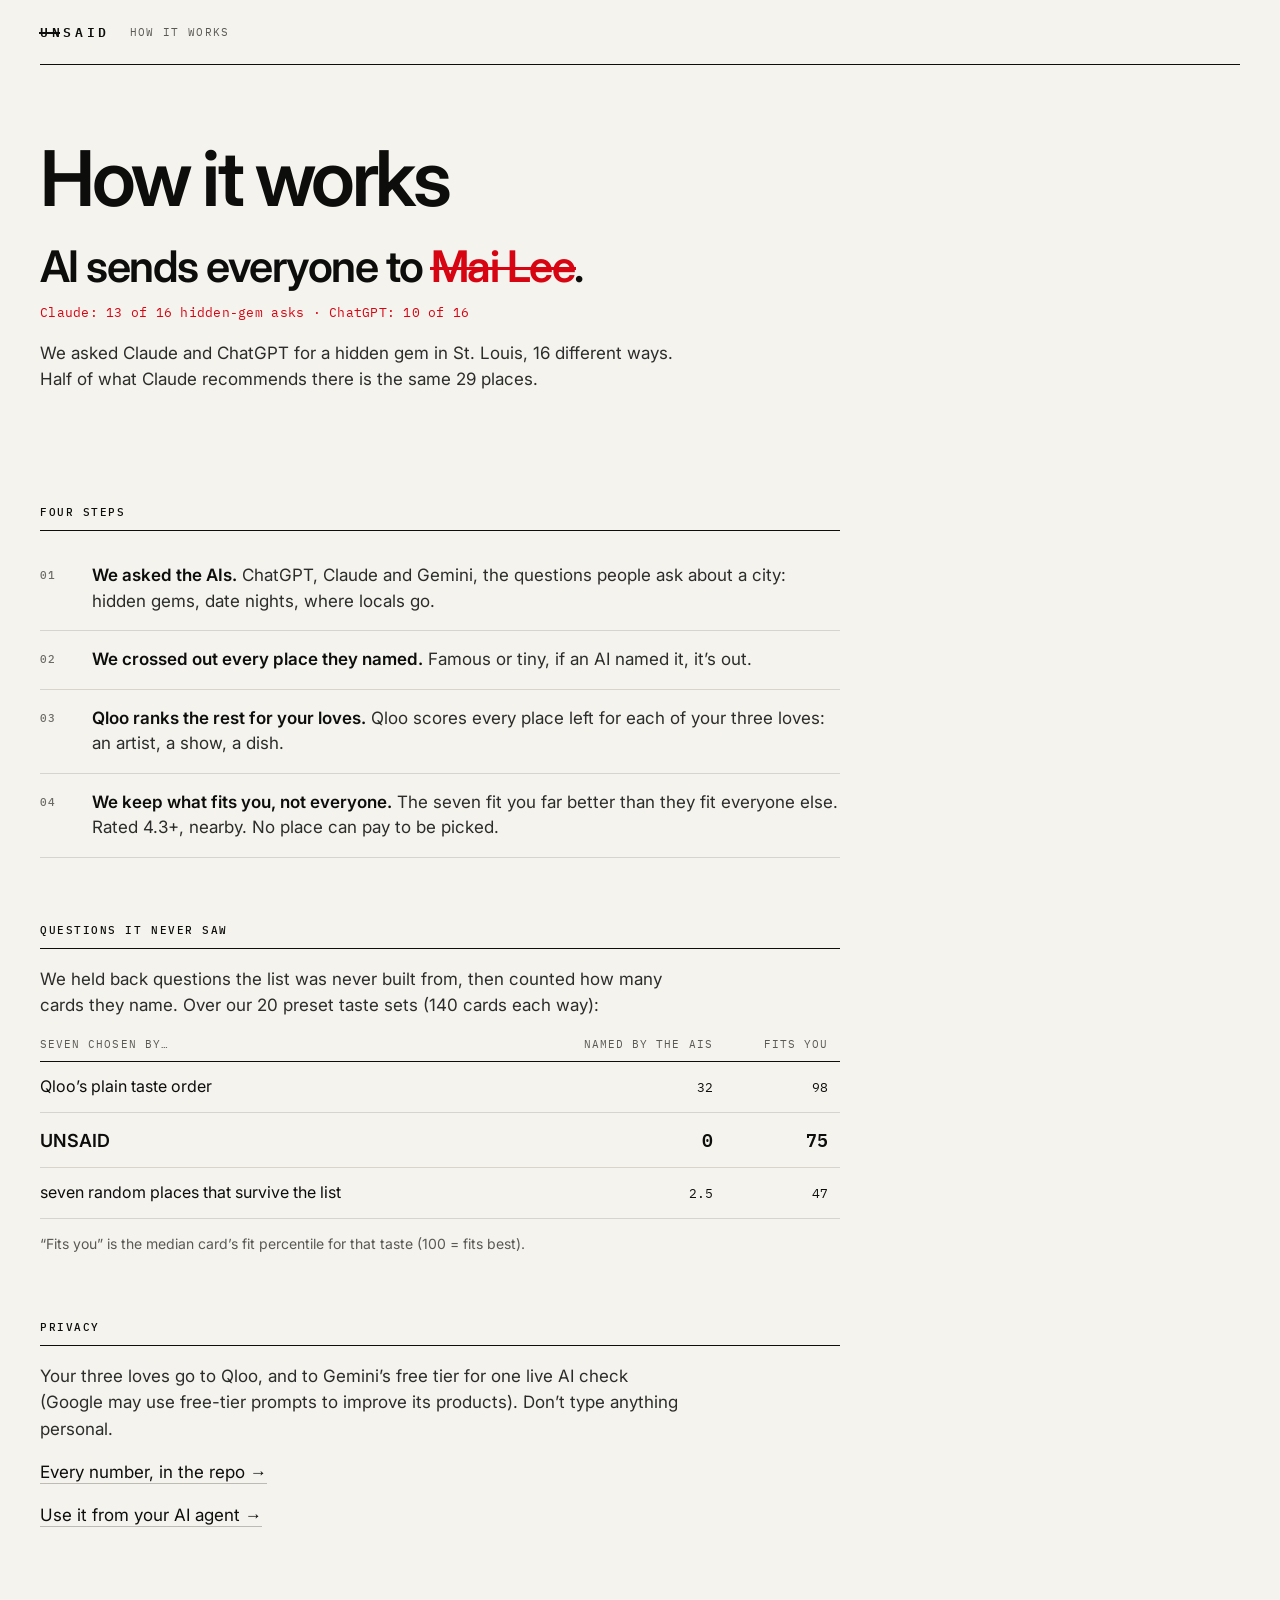
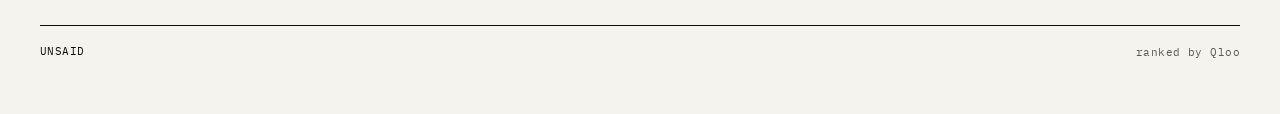
<file: site/how.html>
<!doctype html>
<html lang="en" data-ground="paper">
<head>
<meta charset="utf-8">
<meta name="viewport" content="width=device-width, initial-scale=1, viewport-fit=cover">
<title>How UNSAID works</title>
<meta name="theme-color" content="#f4f3ee">
<link rel="preload" href="fonts/inter-latin-opsz.woff2" as="font" type="font/woff2" crossorigin>
<link rel="preload" href="fonts/plex-mono-400.woff2" as="font" type="font/woff2" crossorigin>
<link rel="stylesheet" href="css/unsaid.css">
</head>
<body>
<div class="wrap">
  <header class="top"><a class="mark" href="./"><s>UN</s>SAID</a><span class="slug">how it works</span></header>
  <main class="doc how">
    <h1>How it works</h1>
    <section id="census" class="census"></section>

    <h2>Four steps</h2>
    <ol class="steps">
      <li><b>We asked the AIs.</b> ChatGPT, Claude and Gemini, the questions people ask about a city: hidden gems, date nights, where locals go.</li>
      <li><b>We crossed out every place they named.</b> Famous or tiny, if an AI named it, it’s out.</li>
      <li><b>Qloo ranks the rest for your loves.</b> Qloo scores every place left for each of your three loves: an artist, a show, a dish.</li>
      <li><b>We keep what fits you, not everyone.</b> The seven fit you far better than they fit everyone else. Rated <span id="floor">4.3</span>+, nearby. No place can pay to be picked.</li>
    </ol>

    <h2>Questions it never saw</h2>
    <div id="table"></div>
    <p id="overlap"></p>

    <h2 id="privacy">Privacy</h2>
    <p>Your three loves go to Qloo, and to Gemini’s free tier for one live AI check (Google may use free-tier prompts to improve its products). Don’t type anything personal.</p>

    <p><a class="link" href="https://github.com/mi11ione/unsaid#gates">Every number, in the repo →</a></p>
    <p><a class="link" href="agents">Use it from your AI agent →</a></p>
  </main>
  <footer class="foot"><a class="link" href="./">UNSAID</a><span>ranked by Qloo</span></footer>
</div>
<script src="js/map.js"></script>
<script src="js/share.js"></script>
<script>
(async function () {
  const { esc } = UM;
  const [CEN, WE, OV, CFG] = await Promise.all(['data/census.json', 'data/wall_effect.json', 'data/overlap.json', 'data/config.json']
    .map(u => UM.json(u).catch(() => null)));
  const ord = n => { const t = n % 100, u = n % 10; return n + (t >= 11 && t <= 13 ? 'th' : u === 1 ? 'st' : u === 2 ? 'nd' : u === 3 ? 'rd' : 'th'); };
  const fmt1 = x => Number.isInteger(+x) ? String(+x) : (+x).toFixed(1);
  if (CFG && CFG.floor) document.getElementById('floor').textContent = CFG.floor.rating;
  // the census (census.json only): the gem both AIs give, and how concentrated Claude's answers are
  const S = CEN && CEN.stl;
  if (S && S.mailee_claude) {
    const M = S.mailee_claude, G = S.chatgpt && S.chatgpt.gem;
    document.getElementById('census').innerHTML =
      `<p class="big">AI sends everyone to <span class="gx">${esc(M.name)}</span>.</p>
       <p class="receipt">${Share.hero(CEN, 'stl').receipt.split(' · ').map(x => `<span class="ri">${esc(x)}</span>`).join('<span class="sep"> · </span>')}</p>
       <p>We asked ${esc(CEN.provider)} and ${esc(CEN.chatgpt_provider)} for a hidden gem in ${esc(S.city)}, ${M.of} different ways. ` +
      (S.said && S.k50 && S.asks ? `Half of what ${esc(CEN.provider)} recommends there is the same ${S.k50.n} places.` : '') + `</p>`;
  }
  // the k12 table (wall_effect.json arms, built from the k12 run the Devpost reads)
  const A = WE && WE.arms;
  if (A) {
    const row = (label, a, us) => a ? `<tr${us ? ' class="us"' : ''}><td>${label}</td><td>${fmt1(a.named)}</td><td>${a.fit_med != null ? a.fit_med : '–'}</td></tr>` : '';
    document.getElementById('table').innerHTML =
      `<p>We held back questions the list was never built from, then counted how many cards they name. Over our ${WE.sets} preset taste sets (${A.unsaid ? A.unsaid.cards : ''} cards each way):</p>
       <table class="k12"><thead><tr><th>Seven chosen by…</th><th>named by the AIs</th><th>fits you</th></tr></thead><tbody>
       ${row('Qloo’s plain taste order', A.plain)}${row('UNSAID', A.unsaid, true)}${row('seven random places that survive the list', A.random)}</tbody></table>
       <p class="dim">“Fits you” is the median card’s fit percentile for that taste (100 = fits best).</p>`;
  }
  // similar tastes share places; the counts are in the repo (data/overlap.json via build_overlap.py)
  window.__ready = true;
})();
</script>
</body>
</html>
</file>
<file: site/css/unsaid.css>
/* UNSAID · the site. Swiss: paper, ink, one grotesk, one mono, a 12-column grid, hairlines, flush left.
   Tones: ink = a fact that holds; grey = settled or secondary; red = only what the AIs said (and what got struck);
   amber = fix one input, or MOCK. Motion only for what is happening now: a strike drawing, a hold, a run in flight. */
@font-face { font-family: 'Inter'; src: url(../fonts/inter-latin-opsz.woff2) format('woff2-variations'), url(../fonts/inter-latin-opsz.woff2) format('woff2');
  font-weight: 100 900; font-style: normal; font-display: swap; }
@font-face { font-family: 'Plex Mono'; src: url(../fonts/plex-mono-400.woff2) format('woff2'); font-weight: 400; font-display: swap; }
@font-face { font-family: 'Plex Mono'; src: url(../fonts/plex-mono-500.woff2) format('woff2'); font-weight: 500; font-display: swap; }
@font-face { font-family: 'Plex Mono'; src: url(../fonts/plex-mono-600.woff2) format('woff2'); font-weight: 600 700; font-display: swap; }

:root {
  --paper: #f4f3ee; --paper2: #ebe9e2; --ink: #0d0d0c; --grey: #5a5954; --mute: #6b6a64; --line: #d6d4cc; --line2: #bdbbb3;
  --red: #d70412; --amber: #a35f00;
  --sans: 'Inter', 'Helvetica Neue', Helvetica, Arial, sans-serif;
  --mono: 'Plex Mono', ui-monospace, 'SF Mono', Menlo, monospace;
  --ease: cubic-bezier(.2, .8, .2, 1);
  --pad: 40px; --gap: 24px;
}
* { box-sizing: border-box; }
html { -webkit-text-size-adjust: 100%; background: var(--paper); }
html, body { margin: 0; color: var(--ink); }
body { background: var(--paper); font: 400 16px/1.5 var(--sans); font-optical-sizing: auto; -webkit-font-smoothing: antialiased; overflow-x: hidden;
  font-feature-settings: 'ss01' 0; }
button, input, textarea { font: inherit; color: inherit; }
button { background: none; border: 0; padding: 0; cursor: pointer; border-radius: 0; }
a { color: inherit; }
code { font: 400 .88em/1 var(--mono); background: var(--paper2); padding: 2px 5px; overflow-wrap: anywhere; }
[hidden] { display: none !important; }
:focus-visible { outline: 2px solid var(--ink); outline-offset: 3px; }
::selection { background: var(--ink); color: var(--paper); }
.dim { color: var(--grey); } .faint { color: var(--mute); } .red { color: var(--red); } .amber { color: var(--amber); }
.ph { color: var(--amber); font-style: normal; }
.wrap { max-width: 1440px; margin: 0 auto; padding: 0 var(--pad); }
/* labels: mono capitals, letter-spaced */
.cap, .slug, .sh h2, .doc h2, .maplegend, .counter-cap, .thead, .fld .n, .idx, .btn, .foot, .status, .receipt, .leadsub, .meta, .order,
.try > .dim, .tmore, .chip, .xstrip .link, .copyrow, .logbody, details.log summary, .note, .burnline, .sheet .close, .sheetsub { font-family: var(--mono); }

/* ---------- top bar ---------- */
.top { display: flex; align-items: center; gap: 10px 20px; min-height: 64px; border-bottom: 1px solid var(--ink); flex-wrap: wrap; padding: 10px 0; }
.mark { font: 600 13px/1 var(--mono); letter-spacing: .28em; text-decoration: none; white-space: nowrap; min-height: 44px; display: inline-flex; align-items: center; }
.mark s { text-decoration: none; position: relative; }
.mark s::after { content: ''; position: absolute; left: -1px; right: .22em; top: 50%; height: 1.5px; background: var(--ink); }
.slug { color: var(--grey); letter-spacing: .12em; text-transform: uppercase; font-size: 11px; white-space: nowrap; }
.grow { flex: 1; }
.mock { display: inline-flex; align-items: center; gap: 7px; height: 22px; padding: 0 8px; border: 1px dashed var(--amber); color: var(--amber);
  font: 500 10px/1 var(--mono); letter-spacing: .12em; text-transform: uppercase; white-space: nowrap; }
.mock::before { content: ''; width: 5px; height: 5px; background: var(--amber); border-radius: 50%; }
.chips { display: flex; gap: 6px; flex-wrap: wrap; }
.chip { display: inline-flex; align-items: baseline; gap: 8px; min-height: 26px; padding: 4px 9px; border: 1px solid var(--line2); font-size: 11.5px; max-width: 100%; }
.chip i { font-style: normal; color: var(--mute); font-size: 10px; letter-spacing: .12em; text-transform: uppercase; }
.chip.dead { color: var(--mute); text-decoration: line-through; }
/* the results header: the loves as plain mono text, " · " between them, the role in grey */
.top .chips { gap: 4px 0; }
.top .chip { border: 0; padding: 0; min-height: 0; font-size: 12px; gap: 7px; }
.top .chip:not(:last-child)::after { content: '·'; color: var(--mute); margin: 0 12px 0 5px; }
.top .chip i { color: var(--mute); font-size: 10.5px; }

/* ---------- shared parts ---------- */
.sec { margin: 0; }
.sh { display: flex; align-items: baseline; gap: 14px; padding-bottom: 8px; border-bottom: 1px solid var(--ink); flex-wrap: wrap; }
.sh h2 { margin: 0; font-size: 11px; font-weight: 500; letter-spacing: .14em; text-transform: uppercase; }
.sh .sub { color: var(--grey); }
.sh .tr { margin-left: auto; text-align: right; }
.cap { font-size: 11px; letter-spacing: .14em; text-transform: uppercase; color: var(--grey); }
.btn { display: inline-flex; align-items: center; justify-content: center; gap: 12px; min-height: 44px; padding: 0 20px; border: 1px solid var(--ink);
  font-size: 12px; font-weight: 500; letter-spacing: .14em; text-transform: uppercase; text-decoration: none; white-space: nowrap; background: none; }
.btn:hover { background: var(--ink); color: var(--paper); }
.btn.solid { background: var(--ink); color: var(--paper); }
.btn.solid:hover { background: #2b2b29; }
.btn.big { min-height: 60px; padding: 0 28px; font-size: 13px; }
.btn.solid[aria-disabled="true"] { background: var(--ink); color: var(--paper); }
.btn[disabled], .btn.off { border-color: var(--line); background: var(--line); color: var(--grey); cursor: default; }
.link { color: var(--ink); text-decoration: none; border-bottom: 1px solid var(--line2); padding-bottom: 1px; }
.link:hover { border-color: var(--ink); }
.empty { font: 500 28px/1.2 var(--sans); letter-spacing: -.02em; margin: 40px 0 8px; max-width: 760px; }
.go { display: flex; gap: 16px; align-items: center; margin-top: 32px; flex-wrap: wrap; }
.links { display: flex; gap: 12px; margin-top: 24px; flex-wrap: wrap; }

/* ---------- landing ---------- */
.hero { padding: clamp(40px, 7vw, 104px) 0 clamp(8px, 1.5vw, 24px); }
.hero h1 { font: 600 clamp(44px, 6.4vw, 96px)/.98 var(--sans); letter-spacing: -.042em; margin: 0; max-width: 13em; text-wrap: balance; }
.doc code.cmd { display: block; width: fit-content; max-width: 100%; white-space: nowrap; overflow-x: auto; margin: 8px 0; }
.herosub { font: 400 clamp(22px, 2.3vw, 34px)/1.25 var(--sans); letter-spacing: -.015em; margin: clamp(18px, 2vw, 28px) 0 0; }
.gx { position: relative; color: var(--red); white-space: nowrap; }
.gx::after { content: ''; position: absolute; left: -.03em; right: -.03em; top: 53%; height: .075em; min-height: 2px; background: var(--red); }
.receipt { font-size: 13px; letter-spacing: .02em; color: var(--red); margin: clamp(18px, 2.2vw, 30px) 0 0; }
.receipt .ri { white-space: nowrap; }
.landgrid { display: grid; grid-template-columns: repeat(12, minmax(0, 1fr)); gap: 0 var(--gap); padding-top: 40px; }
.s1 { grid-column: 1 / span 6; }
.thumbs { grid-column: 8 / span 5; align-self: start; }
.subline { font: 400 clamp(20px, 1.9vw, 26px)/1.3 var(--sans); letter-spacing: -.012em; margin: 0 0 28px; max-width: 30em; }
.fields { display: grid; border-top: 1px solid var(--ink); }
.fields + .fields { border-top: 0; }
.fld { border-bottom: 1px solid var(--line); padding: 14px 0 12px; display: grid; grid-template-columns: 44px 1fr; align-items: start; gap: 0 8px; }
.fld:focus-within { border-bottom-color: var(--ink); }
.fld.nudge, .fld.nudge:focus-within { border-bottom-color: var(--ink); box-shadow: inset 0 -1px 0 var(--ink); }
.fld .n { color: var(--mute); font-size: 11px; letter-spacing: .08em; padding-top: 12px; text-transform: uppercase; }
.fld input { width: 100%; background: none; border: 0; outline: 0; font: 400 26px/1.35 var(--sans); letter-spacing: -.015em; padding: 2px 0; color: var(--ink); }
.fld input::placeholder { color: var(--mute); }
.fld .res { grid-column: 2; min-height: 0; display: flex; gap: 8px; flex-wrap: wrap; align-items: center; font: 12px/1.4 var(--mono); }
.fld .res:not(:empty) { margin-top: 6px; }
.fld .res .t { color: var(--grey); font-size: 10px; letter-spacing: .12em; text-transform: uppercase; }
.fld .res button { color: var(--grey); border-bottom: 1px dotted var(--mute); }
.lovechip { font-size: 11.5px; }
.need { display: inline-flex; flex-wrap: wrap; gap: 6px 10px; align-items: center; border: 2px solid var(--ink); color: var(--ink); padding: 4px 9px; font: 12px/1.4 var(--mono); }
.need button { color: var(--ink); border: 0; border-bottom: 1px solid var(--ink); }
.alts { display: flex; gap: 6px; flex-wrap: wrap; }
.alts button { border: 1px solid var(--line2); padding: 3px 8px; color: var(--ink); }
.fld.city { align-items: center; padding: 12px 0; }
.fld.city .n { padding-top: 0; }
.cityopts { display: inline-flex; flex-wrap: wrap; }
.cityopts button { font: 400 18px/1 var(--sans); min-height: 48px; padding: 0 22px; border: 1px solid var(--ink); color: var(--ink); display: inline-flex; align-items: center; }
.cityopts button + button { border-left: 0; }
.cityopts button:hover { background: var(--paper2); }
.cityopts button.on { color: var(--paper); background: var(--ink); }
.try { margin-top: 28px; display: flex; flex-wrap: wrap; gap: 8px 12px; align-items: center; }
.try > .dim { font-size: 11px; letter-spacing: .12em; text-transform: uppercase; color: var(--mute); }
.pchip { font: 400 15px/1.35 var(--sans); text-decoration: none; border-bottom: 1px solid var(--line2); padding: 12px 0 11px; display: inline-block;
  max-width: 100%; text-wrap: balance; }
.pchip:hover { border-color: var(--ink); }
.legal { color: var(--mute); font-size: 11px; margin-top: 12px; max-width: 640px; }

/* the example seven: a figure */
.thumbs:empty { display: none; }
.thead { display: block; text-wrap: balance; text-decoration: none; font-size: 11px; letter-spacing: .1em; text-transform: uppercase; color: var(--grey); padding-bottom: 10px; border-bottom: 1px solid var(--ink); }
.thead .tl { min-width: 0; }
.trow { display: grid; grid-template-columns: repeat(3, minmax(0, 1fr)); gap: 18px 12px; text-decoration: none; padding-top: 14px; }
.trow figure { margin: 0; min-width: 0; }
.trow .ti { aspect-ratio: 4 / 3; background: var(--paper2); overflow: hidden; }
.trow img { width: 100%; height: 100%; object-fit: cover; display: block; }
.trow figcaption { font: 500 14px/1.25 var(--sans); letter-spacing: -.005em; margin-top: 8px; display: grid; grid-template-columns: 26px 1fr; }
.trow figcaption .no { font: 400 10.5px/1.7 var(--mono); color: var(--mute); }
.trow:hover figcaption { text-decoration: underline; text-decoration-thickness: 1px; text-underline-offset: 3px; }
.tmore { display: flex; justify-content: flex-end; text-decoration: none; font-size: 12px; letter-spacing: .06em; margin-top: 16px; padding-top: 12px; border-top: 1px solid var(--line);
  min-height: 44px; }
.tmore:hover { text-decoration: underline; }

/* ---------- results: header ---------- */
/* the footer shows once the page has its content (body.ready): it is inserted, never pushed down */
body:not(.ready) #view ~ .foot { display: none; }
.maphead { position: relative; margin-top: 24px; }
@media (min-width: 600px) { .res .maphead { min-height: 470px; } }
.maphead .lab { position: absolute; white-space: nowrap; line-height: 1; pointer-events: none;
  text-shadow: 0 0 3px var(--paper), 0 0 6px var(--paper), 0 0 10px var(--paper); }
.lab.red { font: 500 16px/1 var(--sans); }
.lab.red .n { position: relative; color: var(--red); }
.lab.red .n::after { content: ''; position: absolute; left: -2px; right: -2px; top: 52%; height: 2px; background: var(--red); }
.lab.red .t { display: block; font: 11px/1 var(--mono); color: var(--red); margin-top: 5px; }
.lab.num { font: 600 11px/1 var(--mono); color: var(--ink); }
.lab.num.x { color: var(--red); text-decoration: line-through; text-decoration-thickness: 2px; }
.lab.num.xi { color: var(--ink); text-decoration: line-through; text-decoration-thickness: 2px; }
.mapfade { -webkit-mask-image: linear-gradient(to right, transparent 0, #000 6%, #000 90%, transparent 100%); mask-image: linear-gradient(to right, transparent 0, #000 6%, #000 90%, transparent 100%); }
.maplegend { display: flex; flex-wrap: wrap; gap: 4px 20px; color: var(--grey); font-size: 11px; padding-top: 10px; border-top: 1px solid var(--line); }
.maplegend .k { display: inline-block; width: 8px; height: 8px; border-radius: 50%; margin-right: 7px; vertical-align: 0; }
.maplegend .k.g { background: #b4b2aa; } .maplegend .k.r { background: var(--red); opacity: .75; }
.maplegend .k.w { background: var(--ink); box-shadow: 0 0 0 2px var(--paper), 0 0 0 3px rgba(13, 13, 12, .3); }
/* "7 for you" beside the map */
.maplead { border-left: 1px solid var(--line); padding-left: var(--gap); }
.lead2 { font: 600 40px/1 var(--sans); letter-spacing: -.035em; margin: 24px 0 0; }
.lead2 .n { font: inherit; }
.maplead .lead2 { margin: 0; font-size: 56px; display: flex; align-items: baseline; gap: 14px; }
.maplead .lead2 .n { font-size: 200px; line-height: .78; letter-spacing: -.06em; }
.leadsub { color: var(--grey); margin: 12px 0 0; font-size: 12px; line-height: 1.6; max-width: 34em; }
.maplead .leadsub { margin-top: 22px; }
.res.leadmap .leadhere { display: none; }
.status { display: flex; gap: 10px; align-items: baseline; min-height: 22px; color: var(--grey); font-size: 12px; margin: 14px 0 0; }
.status .live { width: 7px; height: 7px; border-radius: 50%; background: var(--line2); flex: 0 0 7px; align-self: center; }
.status.busy .live { background: var(--ink); animation: pulse 1.2s ease-in-out infinite; }  /* only while Qloo calls are in flight */
@keyframes pulse { 50% { opacity: .2; } }
.note { color: var(--grey); font-size: 12px; margin-top: 4px; }
.res .xstrip { margin: 16px 0 0; display: flex; }
.xstrip .link { font-size: 12px; color: var(--ink); text-align: left; border: 0; border-top: 1px solid var(--line); border-bottom: 1px solid var(--line); width: 100%; padding: 12px 0;
  min-height: 48px; display: flex; align-items: center; letter-spacing: .01em; }
.xstrip .link:hover { border-bottom-color: var(--ink); }

/* ---------- results: the seven ---------- */
.cards { display: grid; grid-template-columns: repeat(3, minmax(0, 1fr)); gap: 56px var(--gap); margin-top: 48px; }
.card { position: relative; cursor: pointer; user-select: none; -webkit-user-select: none; touch-action: manipulation; text-align: left; min-width: 0;
  display: flex; flex-direction: column; animation: land .4s var(--ease) both; }
@keyframes land { from { opacity: 0; transform: translateY(-4px); } }
.card .idx { display: flex; justify-content: space-between; align-items: center; border-top: 1px solid var(--ink); min-height: 44px; font-size: 12px; font-weight: 500; letter-spacing: .06em; }
.card .xbtn { width: 44px; height: 44px; margin-right: -12px; color: var(--mute); font-size: 13px; line-height: 1; display: inline-flex; align-items: center; justify-content: center; }
.card .xbtn:hover, .card .xbtn:focus-visible { color: var(--ink); }
.card .pic { position: relative; aspect-ratio: 4 / 3; background: var(--paper2); overflow: hidden; }
.card .pic img { position: absolute; inset: 0; width: 100%; height: 100%; object-fit: cover; display: block; }
.card .pic .fb { display: none; }
.card .pic.none { display: none; }
.card .body { padding: 16px 0 0; display: flex; flex-direction: column; gap: 8px; }
.card .name { position: relative; font: 600 26px/1.08 var(--sans); letter-spacing: -.025em; align-self: flex-start; }
.card:hover .name { text-decoration: underline; text-decoration-thickness: 1.5px; text-underline-offset: 4px; }
.card .name::after { content: ''; position: absolute; left: -2px; right: -2px; top: 52%; height: 2px; background: var(--red); transform: scaleX(0); transform-origin: left; }
.card.holding .name::after { transform: scaleX(1); transition: transform .9s linear; background: var(--ink); }
.card.byyou .name::after { background: var(--ink); }      /* your strike is ink; red is only for what the AIs said */
.card .because { font: 400 17px/1.35 var(--sans); letter-spacing: -.005em; }
.card .meta { color: var(--grey); font-size: 11.5px; letter-spacing: .02em; line-height: 1.5; }
.card .blurb { margin: 2px 0 0; font: 400 15px/1.45 var(--sans); color: #2c2c2a; display: -webkit-box; -webkit-line-clamp: 3; -webkit-box-orient: vertical; overflow: hidden; }
.card .order { font-size: 11.5px; color: var(--grey); line-height: 1.5; }
.card .tag { font: 11.5px/1.4 var(--mono); color: var(--red); }
.card .tag.rose { color: var(--grey); }
.card.byyou .tag { color: var(--ink); }
.card.struck { cursor: default; }
.card.struck .name::after { display: none; }
.card.struck:hover .name { text-decoration: line-through; }
.card.struck .name { text-decoration: line-through; text-decoration-color: var(--red); text-decoration-thickness: 2px; color: var(--mute); }
.card.struck.byyou .name { text-decoration-color: var(--ink); }
.card.struck .pic img { filter: grayscale(1); opacity: .35; }
.card.struck .blurb, .card.struck .order, .card.struck .meta, .card.struck .because { color: var(--mute); }
.card.flash { animation: flash 1.6s var(--ease) 1; }
@keyframes flash { 0%, 30% { box-shadow: 0 0 0 10px rgba(215, 4, 18, .14); background: rgba(215, 4, 18, .14); } 100% { box-shadow: 0 0 0 10px transparent; } }
.cards.prov .card { cursor: default; }
.known .card { cursor: default; }
.known .card .name::after { transform: scaleX(1); background: var(--red); }
/* desktop: card 01 leads its own row, the photo on the same column as every other card and its words across the
   other two; then two rows of three. Photos keep one size, so none is blown up past what Qloo serves. */
@media (min-width: 1000px) {
  .cards > .card:first-child:not(:last-child), .cards > .card:nth-child(3n+2):last-child { grid-column: 1 / -1; display: grid; grid-template-columns: repeat(3, minmax(0, 1fr)); column-gap: var(--gap); }
  .cards > .card:first-child:not(:last-child) .idx, .cards > .card:nth-child(3n+2):last-child .idx { grid-column: 1 / -1; }
  .cards > .card:first-child:not(:last-child) .pic, .cards > .card:nth-child(3n+2):last-child .pic { grid-column: 1; }
  .cards > .card:first-child:not(:last-child) .body, .cards > .card:nth-child(3n+2):last-child .body { grid-column: 2 / span 2; padding-top: 0; gap: 12px; max-width: 40em; }
  .cards > .card:first-child:not(:last-child) .name { font-size: 56px; line-height: 1; letter-spacing: -.04em; }
  .cards > .card:first-child:not(:last-child) .because { font-size: 22px; letter-spacing: -.015em; }
  .cards > .card:first-child:not(:last-child) .blurb { font-size: 17px; }
  .cards > .card:nth-child(3n+2):last-child .name { font-size: 36px; letter-spacing: -.03em; }
  .cards > .card .pic.none + .body { grid-column: 1 / -1; }
}
@media (min-width: 721px) and (max-width: 999px) {
  .cards { grid-template-columns: repeat(2, minmax(0, 1fr)); }
  .cards > .card:first-child:not(:last-child), .cards > .card:nth-child(2n+2):last-child { grid-column: 1 / -1; }
}
.burnline { margin-top: 20px; min-height: 0; font-size: 12px; color: var(--grey); line-height: 1.6; }
.burnline .red { color: var(--red); }
.dots::after { content: '…'; animation: blink 1s steps(2) infinite; }
@keyframes blink { 50% { opacity: .2; } }
.hint { border-left: 2px solid var(--ink); padding: 2px 0 2px 12px; margin: 14px 0 0; }

/* the paste box: one line until opened */
details.dare { margin-top: 72px; border-top: 1px solid var(--ink); }
.leadgo { margin-top: 24px; }
.maplead .leadgo { margin-top: 28px; }
details.dare summary { list-style: none; cursor: pointer; padding: 22px 0; font: 500 clamp(22px, 2.2vw, 30px)/1.2 var(--sans); letter-spacing: -.02em; min-height: 44px; }
details.dare summary::-webkit-details-marker { display: none; }
details.dare summary:hover { text-decoration: underline; text-decoration-thickness: 1.5px; text-underline-offset: 5px; }
details.dare[open] summary { border-bottom: 1px solid var(--line); }
details.dare:not([open]) summary { padding-bottom: 6px; }
.copyrow { display: flex; gap: 14px; align-items: baseline; flex-wrap: wrap; margin: 16px 0 10px; font-size: 12px; }
.dare textarea { width: 100%; min-height: 120px; resize: vertical; background: #fbfaf7; border: 1px solid var(--line2); outline: 0; padding: 12px 14px; font: 13px/1.55 var(--mono); color: var(--ink); border-radius: 0; }
.dare textarea:focus { border-color: var(--ink); }
.dare .out { margin: 10px 0 20px; min-height: 0; color: var(--grey); font-size: 15px; }
.dare .out p { margin: 8px 0 0; }
.dare .out .big { font: 500 26px/1.25 var(--sans); letter-spacing: -.02em; color: var(--ink); margin-top: 14px; }
.res .links { margin-top: 24px; }

/* the full list of struck names (sheet) */
.field { display: flex; flex-wrap: wrap; gap: 4px 18px; line-height: 22px; font-size: 14px; margin-top: 18px; }
.nm { position: relative; color: var(--grey); white-space: nowrap; }
.nm.live { animation: land .35s var(--ease) both; color: var(--ink); }
.nm::after { content: ''; position: absolute; left: -2px; right: -2px; top: 54%; height: 1.5px; background: var(--red); transform: scaleX(0); transform-origin: left; transition: transform .38s var(--ease); }
.nm.x::after { transform: scaleX(1); }
.nm.inpool { color: var(--ink); }
.nm sup { font: 9px var(--mono); letter-spacing: .08em; margin-left: 4px; color: var(--mute); text-transform: uppercase; vertical-align: 2px; }
.nm button { all: unset; cursor: pointer; }
.nm button:focus-visible { outline: 2px solid var(--ink); }
.counter { font: 600 28px/1 var(--sans); letter-spacing: -.02em; white-space: nowrap; font-variant-numeric: tabular-nums; }
.counter .w { color: var(--red); } .counter .ar { color: var(--mute); margin: 0 .25em; } .counter .counting { color: var(--mute); }
.counter-cap { color: var(--grey); font-size: 11px; margin-top: 6px; }

/* ---------- sheets (card back, the list, share) ---------- */
.veil { position: fixed; inset: 0; background: rgba(13, 13, 12, .38); z-index: 20; }
.sheet { position: fixed; top: 0; right: 0; bottom: 0; width: min(720px, 100%); background: var(--paper); border-left: 1px solid var(--ink); z-index: 21;
  overflow-y: auto; overflow-x: hidden; padding: 0 var(--pad) 48px; }
.sheet .close { position: sticky; top: 0; display: flex; align-items: center; justify-content: flex-end; width: calc(100% + 2 * var(--pad)); margin: 0 calc(-1 * var(--pad));
  padding: 0 var(--pad); min-height: 56px; z-index: 2; background: var(--paper); color: var(--ink); font-size: 11px; letter-spacing: .14em; text-transform: uppercase; }
.sheet .close:hover { text-decoration: underline; }
.sheet > .cap { padding-top: 8px; }
.sheet h1 { font: 600 44px/1.02 var(--sans); letter-spacing: -.035em; margin: 28px 0 0; }
.sheet h1 .any { color: var(--grey); }
.sheet .sub, .sheetsub { color: var(--grey); font-size: 12px; margin: 0; }
.sheet .placeimg { display: block; width: calc(100% + 2 * var(--pad)); max-width: none; margin: 0 calc(-1 * var(--pad)) 0; aspect-ratio: 16 / 10; object-fit: cover; border: 0; }
.sheet .sbecause { font: 400 21px/1.35 var(--sans); letter-spacing: -.012em; margin: 10px 0 0; }
.sheet .sheetsub { margin-top: 14px; }
.sheet .lede { font: 400 21px/1.35 var(--sans); letter-spacing: -.012em; margin: 22px 0 0; }
.sheet p { margin: 12px 0 0; }
.blk { margin-top: 32px; }
.blk p { margin: 12px 0 0; }
.big1 { font: 500 24px/1.25 var(--sans); letter-spacing: -.018em; margin-top: 10px; }
.slider { position: relative; height: 54px; margin-top: 12px; }
.slider .track { position: absolute; left: 0; right: 0; top: 30px; height: 1px; background: var(--line2); }
.slider .tick { position: absolute; top: 22px; width: 2px; height: 18px; background: var(--ink); }
.slider .tick.any { background: var(--grey); }
.slider .tl { position: absolute; top: 0; font: 11px var(--mono); white-space: nowrap; transform: translateX(-50%); }
.slider .tl.any { color: var(--grey); }
.slider .end { position: absolute; top: 44px; font: 10px var(--mono); color: var(--mute); }
details.log { margin-top: 32px; border-top: 1px solid var(--line); padding-top: 4px; }
details.log summary { cursor: pointer; font-size: 11px; font-weight: 500; letter-spacing: .14em; text-transform: uppercase; list-style: none; min-height: 44px; display: flex; align-items: center; }
details.log summary::-webkit-details-marker { display: none; }
details.log summary::after { content: '+'; margin-left: 8px; color: var(--grey); }
details.log[open] summary::after { content: '−'; }
.logbody { margin-top: 6px; font-size: 11px; line-height: 1.65; color: var(--grey); overflow-wrap: anywhere; }
.logbody div { padding: 1px 0; }
.logbody .k { color: var(--mute); text-transform: uppercase; letter-spacing: .1em; font-size: 10px; }
.logbody .v { color: var(--ink); }
.cols { display: grid; grid-template-columns: 1fr 1fr; gap: 20px; margin-top: 14px; }
.cols ul { list-style: none; margin: 8px 0 0; padding: 0; }
.cols li { padding: 6px 0; border-bottom: 1px solid var(--line); font-size: 15px; }
.cols li.x span { position: relative; }
.cols li.x span::after { content: ''; position: absolute; left: -2px; right: -2px; top: 55%; height: 1.5px; background: var(--red); }
.sharecv { width: 100%; height: auto; border: 1px solid var(--line2); display: block; margin-top: 20px; }
.toast { position: fixed; left: 50%; bottom: 22px; transform: translateX(-50%); z-index: 60; max-width: calc(100% - 32px); background: var(--ink); color: var(--paper);
  padding: 12px 16px; font: 12px var(--mono); transition: opacity .6s; }
.toast.out { opacity: 0; }

/* result order: the seven above the wall at every width */
.res.done, .res.hascards { display: flex; flex-direction: column; }
.res.done #maphead, .res.hascards #maphead { order: 0; } .res.done #status, .res.hascards #status { order: 1; } .res.done #notes, .res.hascards #notes { order: 2; }
.res.done #s-left, .res.hascards #s-left { order: 3; } .res.done #s-wall, .res.hascards #s-wall { order: 4; }
.above { color: var(--grey); margin: 12px 0 0; }
.ph-only { display: none; } .dt-only { display: inline; }

/* ---------- footer ---------- */
.foot { border-top: 1px solid var(--ink); margin-top: 96px; padding: 4px 0 40px; color: var(--grey); font-size: 11px; display: flex; gap: 0 28px; flex-wrap: wrap; align-items: center; letter-spacing: .04em; }
.foot a { min-height: 44px; display: inline-flex; align-items: center; color: var(--ink); text-decoration: none; border: 0; }
.foot a:hover { text-decoration: underline; }
.foot span { margin-left: auto; }

/* ---------- how it works, /agents ---------- */
.doc { max-width: 800px; padding: clamp(40px, 6vw, 88px) 0 0; }
.doc h1 { font: 600 clamp(44px, 6vw, 80px)/.96 var(--sans); letter-spacing: -.045em; margin: 0 0 28px; }
.doc h2 { font-size: 11px; font-weight: 500; letter-spacing: .14em; text-transform: uppercase; margin: 64px 0 16px; padding-bottom: 10px; border-bottom: 1px solid var(--ink); }
.doc p { max-width: 640px; font-size: 17px; line-height: 1.55; color: #2c2c2a; }
.doc pre { background: var(--paper2); padding: 14px 16px; overflow-x: auto; font: 12.5px/1.6 var(--mono); color: var(--ink); white-space: pre-wrap; overflow-wrap: anywhere; max-width: 100%; }
.doc .q { font: 500 24px/1.3 var(--sans); letter-spacing: -.018em; color: var(--ink); margin: 18px 0; }
.doc .answer { border-left: 2px solid var(--ink); padding: 2px 0 2px 20px; font: 400 16px/1.6 var(--sans); color: #2c2c2a; white-space: pre-wrap; overflow-wrap: anywhere; max-width: 720px; }
.doc .answer b { color: var(--ink); font-weight: 600; }
.how .census { min-height: 196px; }
.how .census .big { font: 600 clamp(28px, 3.4vw, 44px)/1.05 var(--sans); letter-spacing: -.035em; color: var(--ink); margin: 0; max-width: none; }
.doc p.receipt { margin-top: 14px; font: 13px/1.5 var(--mono); color: var(--red); }
.how .steps { list-style: none; counter-reset: s; padding: 0; margin: 0; }
.how .steps li { counter-increment: s; position: relative; padding: 16px 0 16px 52px; border-bottom: 1px solid var(--line); font-size: 17px; line-height: 1.5; color: #2c2c2a; }
.how .steps li::before { content: '0' counter(s); position: absolute; left: 0; top: 16px; font: 500 11px/2.3 var(--mono); color: var(--mute); letter-spacing: .08em; }
.how .steps li:first-child { border-top: 0; }
.how .steps b { color: var(--ink); font-weight: 600; }
table.k12 { width: 100%; border-collapse: collapse; margin: 18px 0 6px; font: 13px/1.4 var(--mono); }
table.k12 th { text-align: left; font-weight: 400; color: var(--grey); font-size: 10.5px; letter-spacing: .1em; text-transform: uppercase; padding: 0 12px 10px 0; border-bottom: 1px solid var(--ink); vertical-align: bottom; }
table.k12 td { padding: 14px 12px 14px 0; border-bottom: 1px solid var(--line); vertical-align: baseline; font-variant-numeric: tabular-nums; }
table.k12 td:first-child { font: 400 16px/1.35 var(--sans); }
table.k12 td:nth-child(n+2), table.k12 th:nth-child(n+2) { text-align: right; white-space: nowrap; }
table.k12 th:nth-child(2) { white-space: normal; }
table.k12 tr.us td { font-weight: 600; font-size: 18px; }
table.k12 tr.us td:first-child { font-weight: 600; }
.doc p.dim { font-size: 14px; color: var(--grey); }
.agentblk { margin-top: 34px; }

/* ---------- tablet and phone ---------- */
@media (max-width: 1100px) {
  :root { --pad: 28px; }
  .s1 { grid-column: 1 / span 7; }
  .thumbs { grid-column: 9 / span 4; }
  .trow { grid-template-columns: repeat(2, minmax(0, 1fr)); }
  .maplead .lead2 .n { font-size: 150px; }
}
@media (max-width: 720px) {
  /* the loves stack on a phone: no separator left hanging at a line end */
  .top .chips { flex-direction: column; align-items: flex-start; gap: 2px; }
  .top .chip:not(:last-child)::after { content: none; }
}
@media (max-width: 860px) {
  /* stacked: the example seven come right after the button, the other city's preset after them */
  .landgrid { display: flex; flex-direction: column; }
  .landgrid .s1 { display: contents; }
  .landgrid .try { order: 2; margin-top: 32px; }
  .thumbs { margin-top: 56px; order: 1; }
  .trow { grid-template-columns: repeat(3, minmax(0, 1fr)); }
}
@media (max-width: 720px) {
  :root { --pad: 16px; --gap: 16px; }
  body { font-size: 15px; }
  .top { min-height: 56px; gap: 6px 12px; }
  .top .slug .rest { display: none; }
  .top .chips { order: 9; flex: 1 0 100%; min-width: 0; }
  .top .chip { font-size: 11px; }
  .top .chip i { display: none; }
  .hero { padding: 36px 0 26px; }
  .hero h1 { font-size: clamp(36px, 10.4vw, 52px); line-height: 1; letter-spacing: -.04em; }
  .receipt { font-size: 12px; line-height: 1.7; }
  .receipt .sep { display: none; }
  .receipt .ri { display: block; }
  .landgrid { padding-top: 26px; }
  .subline { font-size: 20px; margin-bottom: 22px; }
  .fld { grid-template-columns: 34px 1fr; padding: 10px 0 8px; }
  .fld .n { padding-top: 9px; }
  .fld input { font-size: 21px; }
  .cityopts { display: flex; width: 100%; }
  .cityopts button { flex: 1; justify-content: center; font-size: 17px; }
  .go .btn.big { width: 100%; }
  .try { flex-direction: column; align-items: flex-start; gap: 0; }
  .pchip { font-size: 14px; }
  .thumbs { margin-top: 44px; }
  .trow { gap: 14px 8px; }
  .trow figcaption { font-size: 12.5px; grid-template-columns: 1fr; }
  .trow figcaption .no { display: block; line-height: 1.4; }
  .res .maphead { margin-top: 16px; min-height: 340px; }
  .res .xstrip { margin-top: 12px; }
  .top .chip:not(:last-child)::after { margin: 0 8px 0 4px; }
  .sheet .links { display: grid; grid-auto-flow: column; grid-auto-columns: minmax(0, 1fr); gap: 8px; }
  .sheet .links .btn { padding: 0 6px; font-size: 11px; letter-spacing: .1em; }
  .foot { gap: 0 14px; letter-spacing: 0; }
  .pchip { display: block; width: 100%; }
  .lead2 { margin-top: 28px; font-size: 32px; display: flex; align-items: baseline; gap: 10px; }
  .lead2 .n { font-size: 92px; line-height: .8; letter-spacing: -.06em; }
  .cards { grid-template-columns: 1fr; gap: 44px; margin-top: 28px; }
  .card .name { font-size: 26px; }
  details.dare { margin-top: 52px; }
  details.dare summary { font-size: 21px; }
  .sheet { border-left: 0; }
  .sheet h1 { font-size: 34px; }
  .cols { grid-template-columns: 1fr; }
  .field { font-size: 13px; gap: 3px 12px; }
  .foot { margin-top: 64px; gap: 0 18px; }
  .foot span { margin-left: 0; width: 100%; padding-top: 4px; }
  .ph-only { display: inline; } .dt-only { display: none; }
  .doc h2 { margin-top: 48px; }
  .doc p { font-size: 16px; }
  .how .census { min-height: 230px; }
  .how .steps li { padding-left: 36px; font-size: 16px; }
  table.k12 td:first-child { font-size: 14px; }
  table.k12 { font-size: 12px; }
}
@media (prefers-reduced-motion: reduce) {
  *, *::before, *::after { animation: none !important; transition: none !important; }
}
</file>
